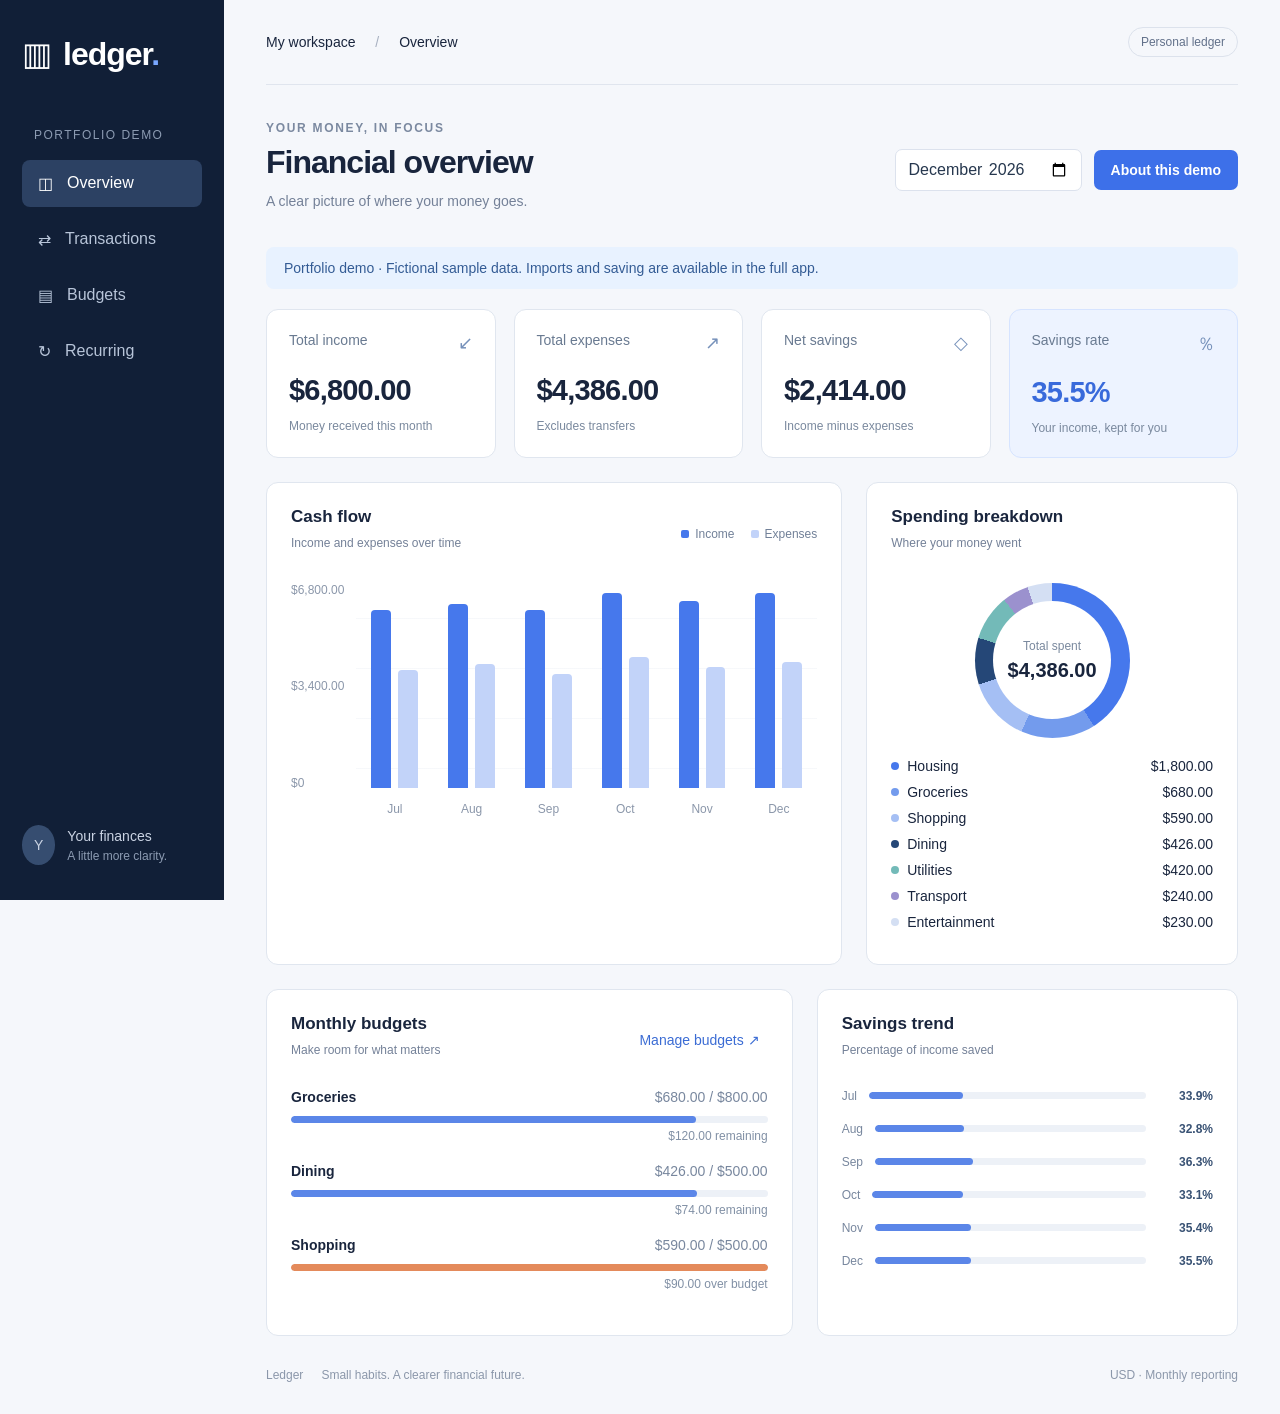
<file: docs/index.html>
<!DOCTYPE html><html lang="en" data-portfolio-demo="true"><head><meta charset="UTF-8"><meta name="viewport" content="width=device-width,initial-scale=1"><title>Ledger · Portfolio demo</title><link rel="icon" href="./static/favicon.svg"><link rel="stylesheet" href="./static/style.css"><script src="./static/app.js" defer></script></head><body>
<aside><a class="brand" href="./">▥ <span>ledger<span class="dot">.</span></span></a><div class="workspace">PORTFOLIO DEMO</div><nav><button class="active" data-view="overview">◫ <span>Overview</span></button><button data-view="transactions">⇄ <span>Transactions</span></button><button data-view="budgets">▤ <span>Budgets</span></button><button data-view="recurring">↻ <span>Recurring</span></button></nav><div class="aside-bottom"><div class="avatar">Y</div><div>Your finances<small>A little more clarity.</small></div></div></aside>
<main><header><span>My workspace <span class="muted">/</span> <span id="breadcrumb">Overview</span></span><span class="pill">Personal ledger</span></header><section class="heading"><div><div class="eyebrow">YOUR MONEY, IN FOCUS</div><h1 id="title">Financial overview</h1><p>A clear picture of where your money goes.</p></div><div class="actions"><label class="sr" for="month">Reporting month</label><input id="month" type="month"><button class="primary" id="import-open">＋ Import transactions</button></div></section>
<div id="notice" role="status" hidden></div><div id="demo-banner" hidden>You're exploring sample data. <button id="demo-exit">Back to my finances</button></div>
<section id="overview" class="view"><div class="stats"><article><div>Total income <span>↙</span></div><h2 id="income">$0.00</h2><small>Money received this month</small></article><article><div>Total expenses <span>↗</span></div><h2 id="expenses">$0.00</h2><small>Excludes transfers</small></article><article><div>Net savings <span>◇</span></div><h2 id="savings">$0.00</h2><small>Income minus expenses</small></article><article class="accent"><div>Savings rate <span>％</span></div><h2 id="rate">—</h2><small>Your income, kept for you</small></article></div>
<div class="chart-grid"><article class="panel"><div class="panel-head"><div><h3>Cash flow</h3><p>Income and expenses over time</p></div><div class="legend"><span class="income-key">Income</span><span class="expense-key">Expenses</span></div></div><div id="cash-chart" class="cash-chart"></div></article><article class="panel"><div class="panel-head"><div><h3>Spending breakdown</h3><p>Where your money went</p></div></div><div id="spending-chart"></div></article></div>
<div class="lower-grid"><article class="panel"><div class="panel-head"><div><h3>Monthly budgets</h3><p>Make room for what matters</p></div><button class="text" data-view="budgets">Manage budgets ↗</button></div><div id="budget-summary"></div></article><article class="panel"><div class="panel-head"><div><h3>Savings trend</h3><p>Percentage of income saved</p></div></div><div id="savings-chart"></div></article></div></section>
<section id="transactions" class="view" hidden><article class="panel"><div class="panel-head"><div><h3>Transactions</h3><p>Explore fictional transactions. Category editing is available in the full app.</p></div><input id="search" placeholder="Search transactions…" aria-label="Search transactions"></div><div class="table-wrap"><table><thead><tr><th>Date</th><th>Description</th><th>Category</th><th class="number">Amount</th></tr></thead><tbody id="transactions-body"></tbody></table></div></article></section>
<section id="budgets" class="view" hidden><article class="panel"><div class="panel-head"><div><h3>Your monthly plan</h3><p>Budgets apply to the selected month.</p></div><button id="budget-open" class="primary">＋ Set budget</button></div><div id="budget-list"></div></article></section>
<section id="recurring" class="view" hidden><article class="panel"><div class="panel-head"><div><h3>Recurring charges</h3><p>Estimates from 3 or more similarly timed payments, with amounts within 10% or $1.</p></div></div><div id="recurring-list"></div><p class="footnote">Based on exact merchant descriptions. Estimates may miss renamed merchants or changing amounts; they do not confirm an active subscription.</p></article></section>
<div id="empty" class="empty" hidden><div class="empty-icon">⇄</div><h3>Your next chapter starts here.</h3><p>Import a transaction CSV to bring your finances into focus.</p><button class="primary" id="empty-import">Import your first CSV</button><button class="text" id="demo-start">Explore sample dashboard →</button></div><footer>Ledger <span>Small habits. A clearer financial future.</span><span>USD · Monthly reporting</span></footer></main>
<dialog id="import-dialog"><form id="import-form"><div class="panel-head"><h3>Import transactions</h3><button type="button" class="close" aria-label="Close">×</button></div><p>Upload a UTF-8 CSV with <b>date, description, amount</b> columns, or <b>date, description, debit, credit</b>.</p><label class="upload">Choose a CSV file<input required type="file" accept=".csv,text/csv" name="file"></label><label class="check"><input type="checkbox" name="positive_expenses"> My amount column uses positive numbers for spending</label><p class="footnote">Default: negative amounts are expenses. Dates: YYYY-MM-DD or MM/DD/YYYY. Files up to 5 MB / 10,000 rows. Repeated imports skip matching rows.</p><a href="./static/sample.csv" download>Download example CSV</a><p id="import-error" class="error" role="alert"></p><button class="primary" type="submit">Import CSV</button></form></dialog>
<dialog id="budget-dialog"><form id="budget-form"><div class="panel-head"><h3>Set monthly budget</h3><button type="button" class="close" aria-label="Close">×</button></div><label>Category<select id="budget-category"></select></label><label>Monthly limit ($)<input id="budget-amount" type="number" min="0.01" step="0.01" required></label><p id="budget-error" class="error" role="alert"></p><button class="primary" type="submit">Save budget</button></form></dialog></body></html>
</file>
<file: docs/static/style.css>
:root{font-family:Inter,-apple-system,BlinkMacSystemFont,'Segoe UI',sans-serif;color:#19253d;background:#f5f7fb;font-size:16px;font-synthesis:none}*{box-sizing:border-box}body{margin:0}button,input,select{font:inherit}button,a,input,select{outline-offset:4px}button{cursor:pointer}button:disabled{opacity:.6;cursor:wait}aside{position:fixed;width:224px;height:100vh;background:#111f37;color:#cad3e3;padding:35px 22px;display:flex;flex-direction:column}.brand{font-size:32px;letter-spacing:-1px;font-weight:750;color:white;text-decoration:none;display:flex;gap:12px;align-items:center}.dot{color:#79a7ff}.workspace{font-size:12px;letter-spacing:1.5px;color:#8c9bb2;margin:55px 12px 18px}nav{display:grid;gap:9px}nav button{background:none;border:0;color:#b8c5d9;padding:14px 16px;border-radius:8px;text-align:left;display:flex;gap:14px}nav button.active{background:#2c4163;color:white}nav button:hover{background:#243752}.aside-bottom{margin-top:auto;display:flex;gap:12px;align-items:center;font-size:14px}.avatar{background:#364d70;padding:12px;border-radius:50%}small{display:block}.aside-bottom small{color:#8c9bb2;font-size:12px;margin-top:5px}main{margin-left:224px;padding:0 42px;max-width:1800px}header{height:85px;border-bottom:1px solid #e0e5ee;display:flex;align-items:center;justify-content:space-between;font-size:14px}header .muted{margin:0 16px;color:#a7b0c0}.pill{padding:7px 12px;border:1px solid #dce2ec;border-radius:20px;color:#62718a;font-size:12px}.heading{display:flex;align-items:center;justify-content:space-between;gap:20px;padding:36px 0 28px}.eyebrow{font-size:12px;letter-spacing:1.7px;color:#7b89a0;font-weight:650}h1{font-size:32px;letter-spacing:-1px;margin:9px 0}p{color:#748198;font-size:14px;line-height:1.6;margin:7px 0}h2{font-size:29px;letter-spacing:-.8px;margin:20px 0 12px}h3{font-size:17px;margin:0;font-weight:650}.actions{display:flex;gap:12px;align-items:center}input,select{border:1px solid #dce2ed;background:white;color:#26374e;border-radius:7px;padding:10px 12px;max-width:100%}.primary{border:0;border-radius:7px;background:#3d70e9;color:white;padding:12px 17px;font-size:14px;font-weight:600}.primary:hover{background:#275dcc}.text{background:none;border:0;color:#3b6cd4;font-size:14px;padding:8px}.stats{display:grid;grid-template-columns:repeat(4,1fr);gap:18px;margin-bottom:24px}.stats article{border:1px solid #e0e6ef;background:white;border-radius:12px;padding:22px}.stats article>div{font-size:14px;color:#697a91;display:flex;justify-content:space-between}.stats article>div span{font-size:18px;color:#7691ba}.stats small{color:#7a899e;font-size:12px}.stats .accent{background:#edf3ff;border-color:#d6e4ff}.accent h2{color:#396adb}.chart-grid{display:grid;grid-template-columns:1.55fr 1fr;gap:24px;margin-bottom:24px}.lower-grid{display:grid;grid-template-columns:1.25fr 1fr;gap:24px}.panel{background:white;border:1px solid #e0e6ef;border-radius:12px;padding:24px;min-width:0}.panel-head{display:flex;justify-content:space-between;gap:16px;align-items:center;margin-bottom:22px}.panel-head p{font-size:12px}.legend{display:flex;gap:16px;font-size:12px;color:#718098}.legend span:before{content:'';display:inline-block;width:8px;height:8px;border-radius:2px;background:#4678ec;margin-right:6px}.legend .expense-key:before{background:#c2d3f9}.cash-chart{height:235px;display:flex;gap:12px}.axis{display:flex;flex-direction:column;justify-content:space-between;padding-bottom:28px;color:#8b97aa;font-size:12px}.bars{flex:1;display:flex;justify-content:space-around;background:repeating-linear-gradient(to top,transparent 0,transparent 49px,#eef1f6 50px);padding-top:10px}.bar-group{display:flex;flex-direction:column;align-items:center;flex:1}.bar-pair{display:flex;align-items:flex-end;justify-content:center;gap:7px;height:100%;width:100%;padding:0 10px}.bar{width:23px;max-width:35%;border-radius:4px 4px 0 0;background:#4678ec;min-height:1px}.bar.expense{background:#c2d3f9}.bar-label{font-size:12px;color:#8b97aa;margin-top:14px;height:18px}.donut-row{display:flex;align-items:center;justify-content:center;margin-bottom:20px}.donut{width:155px;height:155px;border-radius:50%;display:grid;place-items:center}.donut-hole{width:118px;height:118px;border-radius:50%;background:white;display:flex;flex-direction:column;align-items:center;justify-content:center;font-weight:650;font-size:20px}.donut-hole small{font-size:12px;font-weight:400;color:#7a899e;margin-bottom:6px}.category-row{display:flex;align-items:center;gap:8px;font-size:14px;margin:10px 0}.category-row strong{margin-left:auto;font-weight:500}.swatch{width:8px;height:8px;border-radius:50%}.budget-row{margin:20px 0}.budget-top{display:flex;justify-content:space-between;font-size:14px;gap:12px}.budget-top span{color:#78879e}.track{height:7px;background:#edf1f7;border-radius:6px;overflow:hidden;margin:11px 0 6px}.track div{height:100%;background:#5b86e8;border-radius:6px}.track .over{background:#e48a5b}.budget-note{font-size:12px;color:#8190a5;text-align:right}.empty-inline{text-align:center;padding:38px 10px;color:#8190a5;font-size:14px}.savings-row{display:flex;align-items:center;gap:12px;font-size:12px;color:#78879e;margin:19px 0}.savings-row .track{flex:1;margin:0}.savings-row strong{min-width:55px;text-align:right;color:#395274}.empty{text-align:center;border:1px dashed #cbd6e8;border-radius:12px;padding:28px;margin-top:24px}.empty-icon{font-size:30px;color:#6188d6;margin-bottom:12px}.empty button{margin:16px 5px 0}.table-wrap{overflow:auto}table{width:100%;border-collapse:collapse;font-size:14px}th{text-align:left;color:#8b97aa;font-weight:500;font-size:12px;padding:14px 12px;background:#f7f9fc}td{padding:16px 12px;border-bottom:1px solid #edf1f5}td select{font-size:14px;padding:6px;max-width:170px}.number{text-align:right;white-space:nowrap}.positive{color:#208974}.recurring-card{display:flex;justify-content:space-between;padding:20px 0;border-bottom:1px solid #edf1f5}.recurring-card small{color:#8190a5;margin-top:7px;font-size:12px}.footnote{font-size:12px;margin-top:20px}footer{display:flex;gap:18px;color:#8b97aa;font-size:12px;padding:32px 0}footer span:last-child{margin-left:auto}dialog{border:1px solid #dae2ef;border-radius:15px;width:500px;max-width:calc(100% - 30px);padding:28px;color:#26374e;box-shadow:0 20px 100px #152e5140}dialog::backdrop{background:#101d3b70;backdrop-filter:blur(3px)}dialog label{display:block;font-size:14px;margin:20px 0}dialog label>input:not([type=checkbox]),dialog select{display:block;width:100%;margin-top:10px}.close{border:0;background:none;color:#718098;font-size:26px}.upload{border:1px dashed #b6c8e6;padding:22px;border-radius:10px;background:#f6f9ff}.check{display:flex;gap:8px}.error{color:#b34432}#notice,#demo-banner{padding:13px 18px;background:#e8f2ff;color:#345c95;border-radius:8px;margin-bottom:20px;font-size:14px}#demo-banner button{background:none;border:0;text-decoration:underline;color:inherit}.sr{position:absolute;width:1px;height:1px;overflow:hidden;clip-path:inset(50%)}[hidden]{display:none!important}@media(min-width:1500px){main{padding:0 60px}.panel{padding:30px}}@media(max-width:1150px){aside{width:190px;padding:30px 15px}main{margin-left:190px;padding:0 24px}.heading{align-items:flex-start;flex-direction:column}.stats{gap:10px}.stats article{padding:17px}h2{font-size:24px}.chart-grid{grid-template-columns:1.3fr 1fr}.legend{flex-direction:column;gap:6px}}@media(max-width:780px){aside{position:static;width:100%;height:auto;padding:18px}.brand{font-size:25px}.workspace,.aside-bottom{display:none}nav{display:flex;margin-top:18px;gap:4px}nav button{padding:10px;font-size:14px;gap:6px}main{margin:0;padding:0 18px}header{height:60px}.heading{padding:25px 0}.actions{flex-wrap:wrap}.stats{grid-template-columns:1fr 1fr}.chart-grid,.lower-grid{grid-template-columns:1fr}.legend{flex-direction:row}.panel{padding:19px}footer{flex-wrap:wrap}footer span:last-child{margin:0}h1{font-size:28px}.panel-head{flex-wrap:wrap}}@media(prefers-reduced-motion:no-preference){.view{animation:enter .25s ease}@keyframes enter{from{opacity:.4;transform:translateY(5px)}to{opacity:1;transform:translateY(0)}}}
</file>
